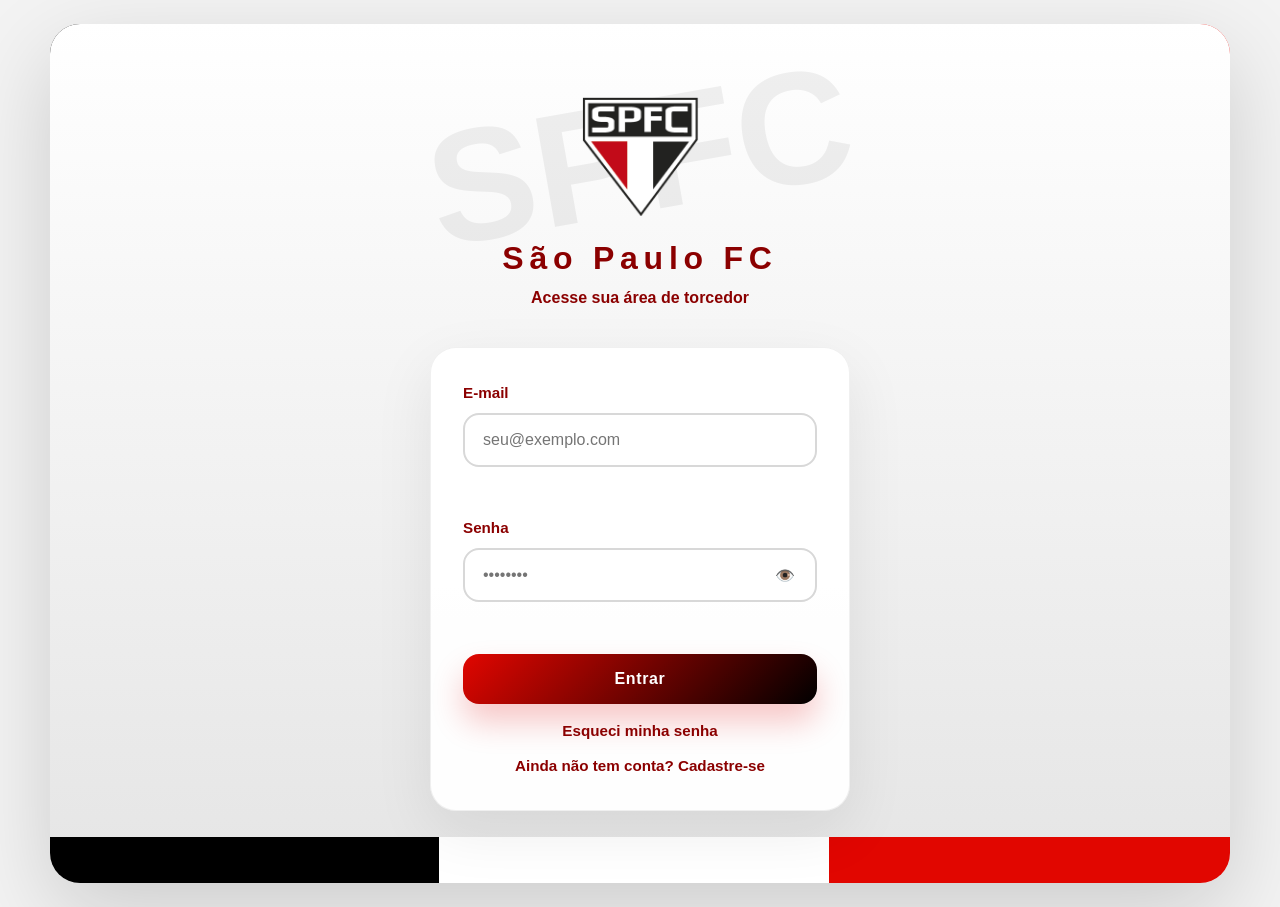
<file: index.html>
<!DOCTYPE html>
<html lang="pt-BR">
<head>
    <meta charset="UTF-8">
    <meta name="viewport" content="width=device-width, initial-scale=1.0">
    <title>Login - São Paulo FC</title>
    <link rel="stylesheet" href="styles.css">
</head>
<body>
    <div class="page">
        <div class="page__background"></div>

        <main class="card">
            <div class="brand">
                <img src="assets/crest.png.png" alt="Escudo São Paulo FC" class="brand__logo" />
                <h1>São Paulo FC</h1>
                <p class="brand__subtitle">Acesse sua área de torcedor</p>
            </div>

            <form id="loginForm" class="form" novalidate>
                <div class="field">
                    <label for="email">E-mail</label>
                    <input id="email" name="email" type="email" placeholder="seu@exemplo.com" required />
                    <span class="error-message"></span>
                </div>

                <div class="field">
                    <label for="password">Senha</label>
                    <div class="password-field">
                        <input id="password" name="password" type="password" placeholder="••••••••" required />
                        <button type="button" id="togglePassword" class="password-toggle" aria-label="Mostrar ou ocultar senha">👁️</button>
                    </div>
                    <span class="error-message"></span>
                </div>

                <button type="submit" class="btn btn--primary">Entrar</button>
                <a href="forgot.html" class="link">Esqueci minha senha</a>
                <a href="register.html" class="link">Ainda não tem conta? Cadastre-se</a>
            </form>
        </main>
    </div>

    <script src="script.js" defer></script>
</body>
</html>
</file>
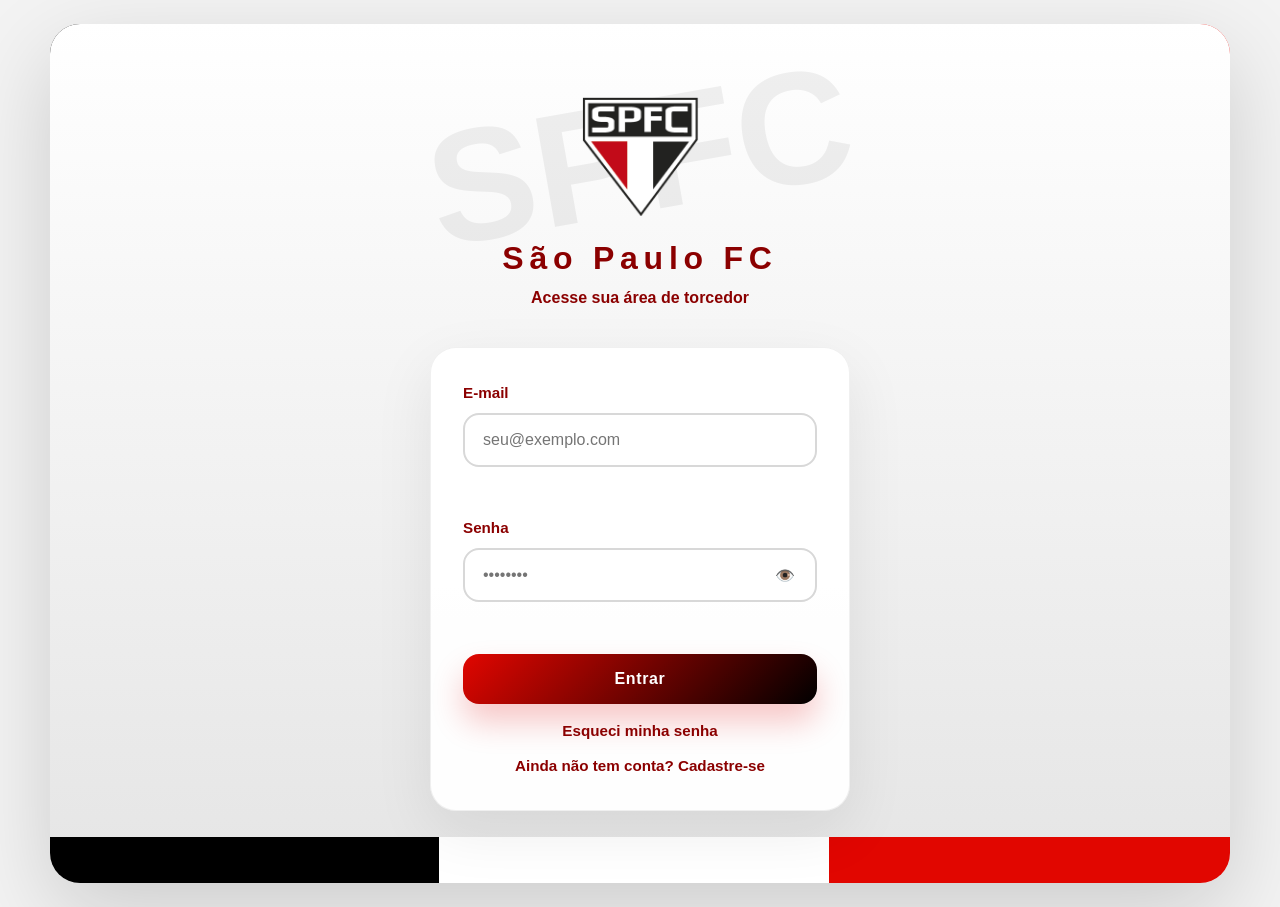
<file: dashboard.html>
<!DOCTYPE html>
<html lang="pt-BR">
<head>
    <meta charset="UTF-8">
    <meta name="viewport" content="width=device-width, initial-scale=1.0">
    <title>Painel - São Paulo FC</title>
    <link rel="stylesheet" href="styles.css">
</head>
<body>
    <div class="page">
        <div class="page__background"></div>

        <main class="card">
            <div class="brand">
                <img src="assets/crest.png.png" alt="Escudo São Paulo FC" class="brand__logo" />
                <h1>São Paulo FC</h1>
                <p class="brand__subtitle">Painel do torcedor</p>
            </div>

            <div class="topbar">
                <div class="user" id="userTop">
                    <button class="user-button" id="userButton" aria-haspopup="true" aria-expanded="false">
                        <div class="user__avatar" id="userAvatar">SP</div>
                    </button>
                    <div class="user__info">
                        <span id="userGreeting">Olá, torcedor!</span>
                        <small id="userEmail">--</small>
                    </div>

                    <nav class="user-menu" id="userMenu" aria-label="Menu do usuário">
                        <ul>
                            <li><a href="#" id="profileLink">Perfil</a></li>
                            <li><a href="#" id="menuLogout">Sair</a></li>
                        </ul>
                    </nav>
                </div>
            </div>

            <section class="form" id="dashboardPanel">

                <!-- Tabs navigation -->
                <div class="tabs-nav">
                    <button class="tab-btn active" data-tab="historico">Histórico e Títulos</button>
                    <button class="tab-btn" data-tab="mercado">Mercado & Notícias</button>
                    <button class="tab-btn" data-tab="quiz">Quiz do São Paulo</button>
                </div>

                <!-- Tab: Histórico -->
                <div class="tab-content active" id="historico-tab">
                <div class="dashboard-grid">
                    <article class="card-section">
                        <h2>História</h2>
                        <p>Fundado em 1930, o São Paulo Futebol Clube se tornou um dos clubes mais vitoriosos do Brasil e da América do Sul. Conhecido como Tricolor Paulista, construiu tradição de títulos e formação de grandes jogadores ao longo do século XX e XXI.</p>
                    </article>

                    <article class="card-section">
                        <h2>Conquistas & Momentos</h2>
                        <ul>
                            <li>3× Copa Libertadores (1992, 1993, 2005)</li>
                            <li>3× Mundial / Intercontinental (1992, 1993, 2005)</li>
                            <li>Campeonatos Brasileiros: 1977, 1986, 1991, 2006, 2007, 2008 (entre outros)</li>
                        </ul>
                    </article>

                    <article class="card-section">
                        <h2>Títulos Principais</h2>
                        <p>Libertadores, Campeonato Brasileiro (Série A), Copa do Brasil, Supercopa e outros troféus nacionais e internacionais.</p>
                    </article>

                    <article class="card-section">
                        <h2>Jogadores Históricos</h2>
                        <ul>
                            <li>Rogério Ceni — goleiro e artilheiro lendário</li>
                            <li>Raí — ídolo e líder nas conquistas internacionais</li>
                            <li>Serginho Chulapa — centroavante decisivo</li>
                            <li>Cafu, Leonardo, Toninho Cerezo — craques formados no passado</li>
                        </ul>
                    </article>

                    <article class="card-section">
                        <h2>Estádio</h2>
                        <p>Morumbi (Estádio Cícero Pompeu de Toledo) — palco de grandes finais e partidas memoráveis.</p>
                    </article>

                    <article class="card-section">
                        <h2>Momentos Icônicos</h2>
                        <ul>
                            <li>Dobradinha Libertadores + Mundial (início dos anos 1990)</li>
                            <li>Trilogia de títulos nacionais na década de 2000</li>
                        </ul>
                    </article>

                    <article class="card-section">
                        <h2>Curiosidades</h2>
                        <ul>
                            <li>Tradição nas categorias de base e revelação de talentos.</li>
                            <li>Rogério Ceni marcou mais de 100 gols, muitos em cobranças de falta e pênaltis.</li>
                        </ul>
                    </article>
                </div>
                </div>

                <!-- Tab: Mercado & Notícias (combinado) -->
                <div class="tab-content" id="mercado-tab">
                <div class="dashboard-grid">
                    <article class="card-section">
                        <h2>🌪️ Crise e Bastidores Movimentados</h2>
                        <p><strong>Resumo:</strong> Clima muito quente no Morumbi em junho — casos institucionais e movimentações de elenco dominam pautas.</p>
                        <ul>
                            <li><strong>Caso Arboleda:</strong> Zagueiro equatoriano afastado após exigir reintegração e ser oferecido a rival; diretoria irritada e futuro incerto.</li>
                            <li><strong>Rescisão de Matheus Dória:</strong> Zagueiro rescindiu após cinco meses; passagem avaliada como insatisfatória pela torcida.</li>
                            <li><strong>Investigação na Diretoria:</strong> Justiça determinou quebra de sigilo de Júlio Casares e outros em inquérito sobre falsidade ideológica ligada a camarotes.</li>
                        </ul>
                    </article>

                    <article class="card-section">
                        <h2>💸 Mercado da Bola — Movimentações Recentes</h2>
                        <ul>
                            <li><strong>Pacotão de Saídas:</strong> Cédric Soares, Luan e Enzo Díaz entre os nomes sondados para reduzir folha; Enzo Díaz sofreu punição de 30 dias por indisciplina.</li>
                            <li><strong>Calleri & Galoppo:</strong> Calleri com sondagens (Boca Juniors / MLS); Galoppo fora dos planos do River e possível venda para gerar receita.</li>
                            <li><strong>Reforços:</strong> Victor Sá com proposta oficial; diretoria monitora outros alvos para ataque e defesa.</li>
                        </ul>
                    </article>

                    <article class="card-section">
                        <h2>📆 Calendário e Próximos Passos</h2>
                        <ul>
                            <li>Elenco reapresentado no CT da Barra Funda; foco nos treinos devido ao calendário ajustado pelo Mundial.</li>
                            <li>Morumbi passará por reformas e ficará cerca de 60 dias sem jogos.</li>
                            <li>Jogadores como Lucas Moura e Sabino adiaram folgas para acelerar recuperação e chegar 100%.</li>
                        </ul>
                    </article>

                    <article class="card-section">
                        <h2>🏆 Base e Feminino</h2>
                        <ul>
                            <li>Meia Bobadilla convocado pela seleção do Paraguai.</li>
                            <li>Sub-17 goleou por 8x0; Sub-20 venceu por 4x0 — categorias seguem em alta.</li>
                            <li>Feminino reapresentou-se e foca na Copa do Brasil Feminina; quatro atletas da base convocadas ao Sub-15 da Seleção.</li>
                        </ul>
                    </article>
                </div>
                </div>

                </div>
                </div>

                <!-- Tab: Quiz do São Paulo -->
                <div class="tab-content" id="quiz-tab">
                <div class="dashboard-grid">
                    <article class="card-section">
                        <h2>Quiz do São Paulo</h2>
                        <div id="quizContainer">
                            <div id="quizIntro">
                                <p>Teste seus conhecimentos sobre o Tricolor! Clique em <strong>Começar</strong> para iniciar o quiz.</p>
                                <button id="startQuizBtn" class="btn btn--primary">Começar</button>
                            </div>

                            <div id="quizGame" style="display:none">
                                <div id="questionBox"></div>
                                <div id="optionsBox" class="field"></div>
                                <div style="display:flex;gap:12px;margin-top:12px;">
                                    <button id="nextQuestionBtn" class="btn">Próxima</button>
                                    <button id="restartQuizBtn" class="btn">Reiniciar</button>
                                </div>
                                <div id="quizScore" style="margin-top:12px;font-weight:bold;color:#8B0000"></div>
                            </div>
                        </div>
                    </article>
                </div>
                </div>

                <div class="field" style="margin-top:18px">
                    <button type="button" id="logoutBtn" class="btn btn--primary">Sair</button>
                    <a href="index.html" class="link">Voltar para Login</a>
                </div>
            </section>
        </main>
    </div>

    <script src="script.js" defer></script>
</body>
</html>
</file>
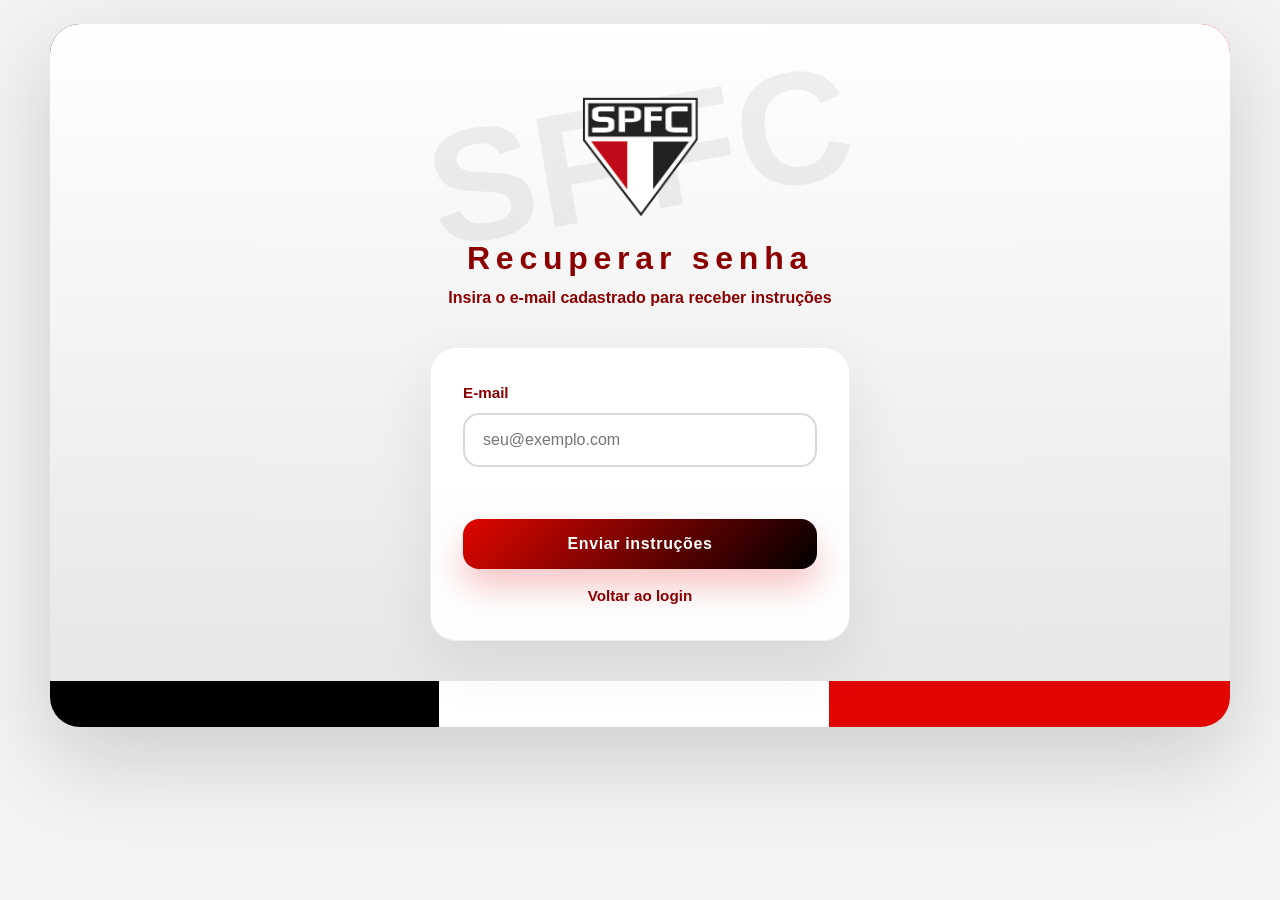
<file: forgot.html>
<!DOCTYPE html>
<html lang="pt-BR">
<head>
    <meta charset="utf-8" />
    <meta name="viewport" content="width=device-width,initial-scale=1" />
    <title>Recuperar senha - São Paulo FC</title>
    <link rel="stylesheet" href="styles.css">
</head>
<body>
  <div class="page">
    <div class="page__background"></div>
    <main class="card">
      <div class="brand">
        <img src="assets/crest.png.png" alt="Escudo São Paulo FC" class="brand__logo" />
        <h1>Recuperar senha</h1>
        <p class="brand__subtitle">Insira o e-mail cadastrado para receber instruções</p>
      </div>

      <form id="forgotForm" class="form" novalidate>
        <div class="field">
          <label for="forgotEmail">E-mail</label>
          <input id="forgotEmail" name="forgotEmail" type="email" placeholder="seu@exemplo.com" required />
          <span class="error-message"></span>
        </div>

        <button type="submit" class="btn btn--primary">Enviar instruções</button>
        <a href="index.html" class="link">Voltar ao login</a>
      </form>

      <div id="forgotResult" style="margin-top:14px"></div>
    </main>
  </div>

  <script src="script.js" defer></script>
</body>
</html>
</file>
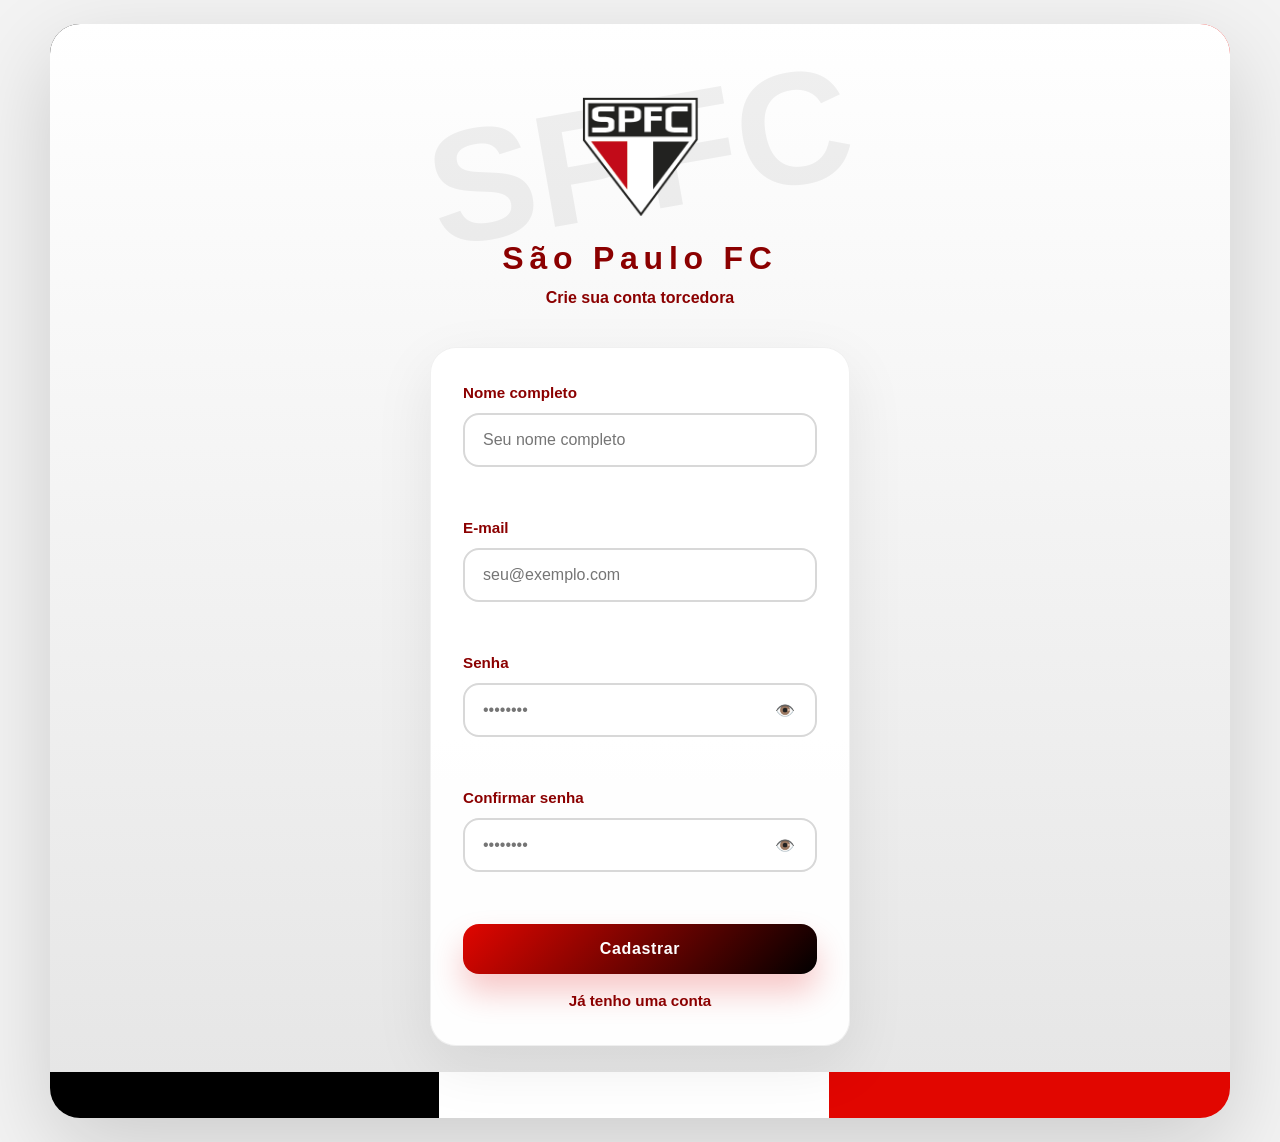
<file: register.html>
<!DOCTYPE html>
<html lang="pt-BR">
<head>
    <meta charset="UTF-8">
    <meta name="viewport" content="width=device-width, initial-scale=1.0">
    <title>Cadastro - São Paulo FC</title>
    <link rel="stylesheet" href="styles.css">
</head>
<body>
    <div class="page">
        <div class="page__background"></div>

        <main class="card">
            <div class="brand">
                <img src="assets/crest.png.png" alt="Escudo São Paulo FC" class="brand__logo" />
                <h1>São Paulo FC</h1>
                <p class="brand__subtitle">Crie sua conta torcedora</p>
            </div>

            <form id="registerForm" class="form" novalidate>
                <div class="field">
                    <label for="fullName">Nome completo</label>
                    <input id="fullName" name="fullName" type="text" placeholder="Seu nome completo" required />
                    <span class="error-message"></span>
                </div>

                <div class="field">
                    <label for="email">E-mail</label>
                    <input id="email" name="email" type="email" placeholder="seu@exemplo.com" required />
                    <span class="error-message"></span>
                </div>

                <div class="field">
                    <label for="password">Senha</label>
                    <div class="password-field">
                        <input id="password" name="password" type="password" placeholder="••••••••" required />
                        <button type="button" class="password-toggle" aria-label="Mostrar ou ocultar senha">👁️</button>
                    </div>
                    <span class="error-message"></span>
                </div>

                <div class="field">
                    <label for="confirmPassword">Confirmar senha</label>
                    <div class="password-field">
                        <input id="confirmPassword" name="confirmPassword" type="password" placeholder="••••••••" required />
                        <button type="button" class="password-toggle" aria-label="Mostrar ou ocultar senha">👁️</button>
                    </div>
                    <span class="error-message"></span>
                </div>

                <button type="submit" class="btn btn--primary">Cadastrar</button>
                <a href="index.html" class="link">Já tenho uma conta</a>
            </form>
        </main>
    </div>

    <script src="script.js" defer></script>
</body>
</html>
</file>
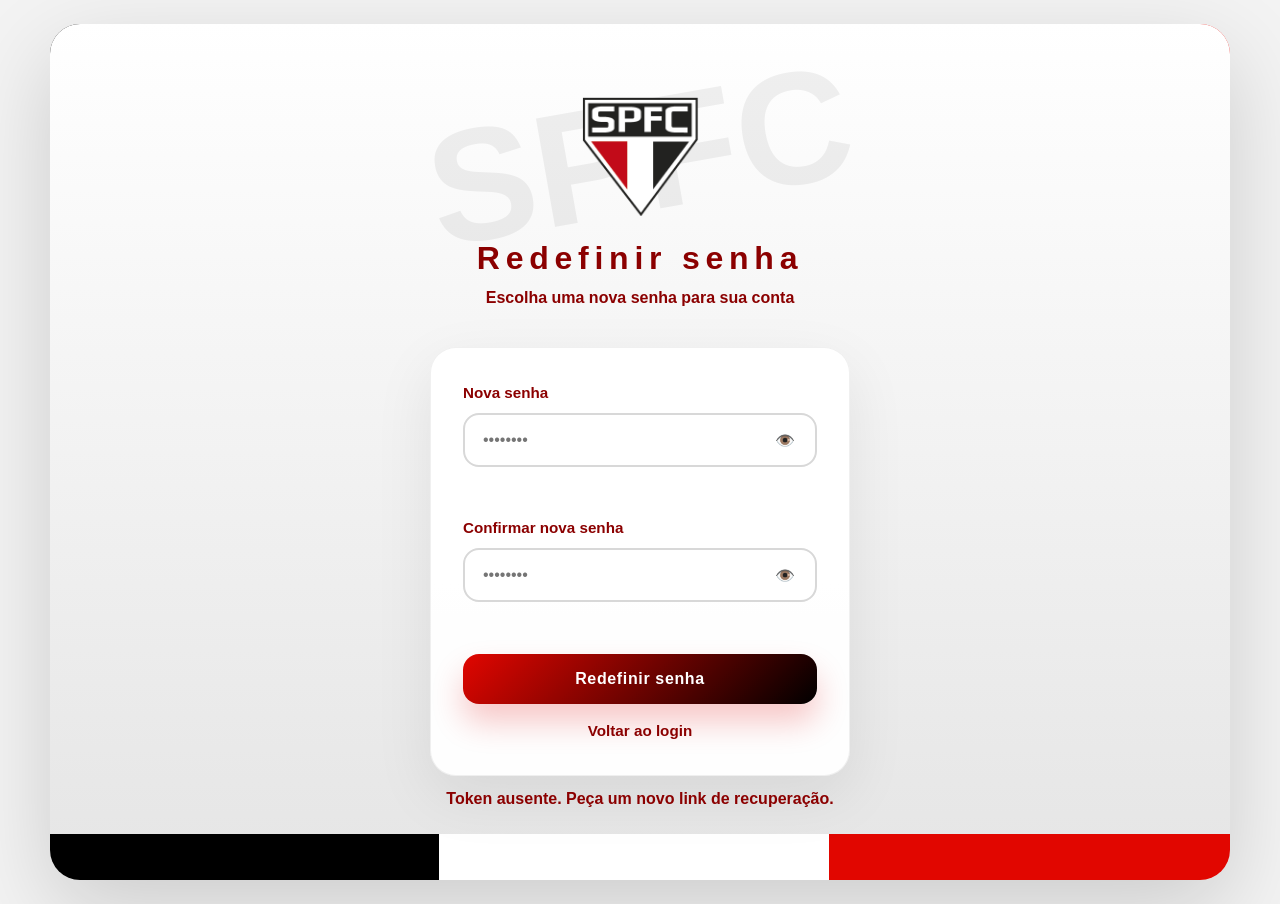
<file: reset_password.html>
<!DOCTYPE html>
<html lang="pt-BR">
<head>
  <meta charset="utf-8" />
  <meta name="viewport" content="width=device-width,initial-scale=1" />
  <title>Redefinir senha - São Paulo FC</title>
  <link rel="stylesheet" href="styles.css">
</head>
<body>
  <div class="page">
    <div class="page__background"></div>
    <main class="card">
      <div class="brand">
        <img src="assets/crest.png.png" alt="Escudo São Paulo FC" class="brand__logo" />
        <h1>Redefinir senha</h1>
        <p class="brand__subtitle">Escolha uma nova senha para sua conta</p>
      </div>

      <form id="resetForm" class="form" novalidate>
        <div class="field">
          <label for="newPassword">Nova senha</label>
          <div class="password-field">
            <input id="newPassword" name="newPassword" type="password" placeholder="••••••••" required />
            <button type="button" class="password-toggle">👁️</button>
          </div>
          <span class="error-message"></span>
        </div>

        <div class="field">
          <label for="confirmNewPassword">Confirmar nova senha</label>
          <div class="password-field">
            <input id="confirmNewPassword" name="confirmNewPassword" type="password" placeholder="••••••••" required />
            <button type="button" class="password-toggle">👁️</button>
          </div>
          <span class="error-message"></span>
        </div>

        <button type="submit" class="btn btn--primary">Redefinir senha</button>
        <a href="index.html" class="link">Voltar ao login</a>
      </form>

      <div id="resetResult" style="margin-top:14px"></div>
    </main>
  </div>

  <script src="script.js" defer></script>
</body>
</html>
</file>
<file: styles.css>
﻿* {
    margin: 0;
    padding: 0;
    box-sizing: border-box;
}

html, body {
    width: 100%;
    min-height: 100%;
    font-family: 'Segoe UI', Tahoma, Geneva, Verdana, sans-serif;
    color: #8B0000;
    font-weight: bold;
    background: #f3f3f3;
}

body {
    display: flex;
    align-items: center;
    justify-content: center;
    padding: 24px;
}

.page {
    width: 100%;
    max-width: 1180px;
    min-height: 640px;
    position: relative;
    overflow: hidden;
    border-radius: 30px;
    background: #fff;
    box-shadow: 0 30px 90px rgba(0, 0, 0, 0.16);
}

.page__background {
    position: absolute;
    inset: 0;
    background: linear-gradient(180deg, #fff 0%, #e5e5e5 100%);
}

.page::before,
.page::after {
    content: '';
    position: absolute;
    left: 0;
    right: 0;
    height: 64px;
    background: linear-gradient(90deg, #000 0%, #000 33%, #e10600 33%, #e10600 66%, #fff 66%, #fff 100%);
}

.page::before {
    top: 0;
}

.page::after {
    bottom: 0;
}

.card {
    position: relative;
    display: grid;
    place-items: center;
    padding: 72px 64px;
    min-height: 640px;
    z-index: 1;
}

.brand {
    width: 100%;
    max-width: 420px;
    text-align: center;
    margin-bottom: 40px;
}

.brand__logo {
    width: 120px;
    height: auto;
    margin: 0 auto 24px;
    display: block;
}

.brand h1 {
    font-size: clamp(2rem, 2.4vw, 3rem);
    letter-spacing: 0.18em;
    color: #8B0000;
    font-weight: bold;
    margin-bottom: 12px;
}

.brand__subtitle {
    color: #8B0000;
    font-size: 1rem;
    font-weight: bold;
}

.form {
    width: 100%;
    max-width: 420px;
    background: rgba(255, 255, 255, 0.95);
    border: 1px solid rgba(0, 0, 0, 0.06);
    border-radius: 26px;
    padding: 36px 32px;
    box-shadow: 0 20px 60px rgba(0, 0, 0, 0.08);
}

.field {
    display: grid;
    gap: 12px;
    margin-bottom: 22px;
}

.field label {
    font-size: 0.95rem;
    font-weight: bold;
    color: #8B0000;
}

.field input {
    width: 100%;
    padding: 16px 18px;
    border: 2px solid #d8d8d8;
    border-radius: 16px;
    font-size: 1rem;
    transition: border-color 0.25s ease, box-shadow 0.25s ease;
}

.field input:focus {
    outline: none;
    border-color: #e10600;
    box-shadow: 0 0 0 4px rgba(225, 6, 0, 0.12);
}

.password-field {
    position: relative;
}

.password-field input {
    width: 100%;
}

.password-toggle {
    position: absolute;
    top: 50%;
    right: 14px;
    transform: translateY(-50%);
    border: none;
    background: transparent;
    font-size: 1rem;
    cursor: pointer;
    color: #555;
    padding: 8px;
}

.password-toggle:hover {
    opacity: 0.75;
}

.error-message {
    color: #b72b28;
    font-size: 0.85rem;
    min-height: 18px;
}

.btn {
    width: 100%;
    padding: 16px 20px;
    border: none;
    border-radius: 16px;
    font-size: 1rem;
    font-weight: 700;
    letter-spacing: 0.04em;
    cursor: pointer;
    transition: transform 0.2s ease, box-shadow 0.2s ease, background 0.2s ease;
}

.btn--primary {
    background: linear-gradient(135deg, #e10600 0%, #000 100%);
    color: #fff;
    box-shadow: 0 18px 32px rgba(225, 6, 0, 0.22);
}

.btn--primary:hover {
    transform: translateY(-2px);
}

.link {
    display: block;
    text-align: center;
    margin-top: 18px;
    color: #8B0000;
    text-decoration: none;
    font-size: 0.95rem;
    font-weight: bold;
}

.link:hover {
    color: #e10600;
}

@media (max-width: 960px) {
    .page {
        min-height: 720px;
    }

    .card {
        padding: 56px 40px;
    }
}

@media (max-width: 720px) {
    body {
        padding: 16px;
    }

    .page {
        border-radius: 22px;
        min-height: auto;
    }

    .card {
        padding: 48px 28px;
    }
}

@media (max-width: 520px) {
    .page {
        min-height: auto;
    }

    .brand h1 {
        font-size: 2rem;
    }

    .form {
        padding: 30px 24px;
    }

    .field input {
        padding: 14px 16px;
    }

    .btn {
        padding: 14px 16px;
    }
}

/* Topbar user avatar */
.topbar {
    position: absolute;
    top: 18px;
    right: 28px;
    z-index: 3;
}

.user {
    display: flex;
    align-items: center;
    gap: 12px;
    background: rgba(255,255,255,0.9);
    padding: 6px 10px;
    border-radius: 28px;
    box-shadow: 0 8px 18px rgba(0,0,0,0.12);
}

.user__avatar {
    width: 44px;
    height: 44px;
    border-radius: 50%;
    background: linear-gradient(135deg,#e10600 0%, #000 100%);
    color: #fff;
    display: flex;
    align-items: center;
    justify-content: center;
    font-weight: 700;
    font-size: 0.95rem;
}

.user__info span {
    display: block;
    font-weight: bold;
    font-size: 0.95rem;
    color: #8B0000;
}

.user__info small {
    display: block;
    font-size: 0.78rem;
    color: #333;
}

/* User menu dropdown */
.user-button {
    background: transparent;
    border: none;
    padding: 0;
    margin-right: 8px;
    cursor: pointer;
}

.user-menu {
    position: absolute;
    top: 64px;
    right: 0;
    min-width: 160px;
    background: #fff;
    border-radius: 10px;
    box-shadow: 0 12px 30px rgba(0,0,0,0.12);
    border: 1px solid rgba(0,0,0,0.06);
    display: none;
    z-index: 40;
    overflow: hidden;
}

.user-menu ul { list-style: none; margin: 0; padding: 8px 0; }
.user-menu li { padding: 0; }
.user-menu li { }
.user-menu a {
    display: block;
    padding: 10px 16px;
    text-decoration: none;
    color: #8B0000;
    font-weight: bold;
}
.user-menu a:hover { background: #f5f5f5; }
.user-menu.show { display: block; }

/* Dashboard grid and SPFC styling */
.dashboard-grid {
    display: grid;
    grid-template-columns: repeat(auto-fit, minmax(260px, 1fr));
    gap: 20px;
    width: 100%;
}

/* Tabs navigation */
.tabs-nav {
    display: flex;
    gap: 12px;
    margin-bottom: 24px;
    border-bottom: 2px solid #e10600;
    padding-bottom: 12px;
}

.tab-btn {
    background: transparent;
    border: none;
    padding: 10px 16px;
    font-size: 0.95rem;
    font-weight: bold;
    color: #8B0000;
    cursor: pointer;
    border-bottom: 3px solid transparent;
    transition: border-color 0.3s ease, color 0.3s ease;
}

.tab-btn:hover {
    color: #e10600;
}

.tab-btn.active {
    border-bottom-color: #8B0000;
    color: #8B0000;
}

.tab-content {
    display: none;
}

.tab-content.active {
    display: block;
}

.card-section {
    background: linear-gradient(180deg, rgba(255,255,255,0.98), rgba(250,250,250,0.96));
    border-radius: 12px;
    padding: 18px;
    border: 1px solid rgba(0,0,0,0.06);
    box-shadow: 0 12px 24px rgba(0,0,0,0.06);
}

.card-section h2 {
    color: #e10600;
    margin-bottom: 8px;
    font-size: 1.05rem;
}

.card-section p, .card-section li {
    color: #8B0000;
    font-size: 0.95rem;
    font-weight: bold;
    line-height: 1.45;
}

/* Watermark SPFC behind content */
.page__background::after {
    content: 'SPFC';
    position: absolute;
    top: 40px;
    left: 50%;
    transform: translateX(-50%) rotate(-10deg);
    font-size: 160px;
    font-weight: 900;
    color: rgba(0,0,0,0.06);
    pointer-events: none;
    z-index: 0;
}

/* Tricolor stripes more pronounced */
.page::before,
.page::after {
    height: 46px;
    background: linear-gradient(90deg, #000 0%, #000 33%, #fff 33%, #fff 66%, #e10600 66%, #e10600 100%);
}

/* Make the card area stand out */
.card {
    background: transparent;
}

/* Accent headings */
h1, h2 {
    font-family: 'Helvetica Neue', Arial, sans-serif;
}

@media (max-width: 720px) {
    .page__background::after { font-size: 96px; top: 20px; }
    .topbar { right: 14px; }
}
</file>
